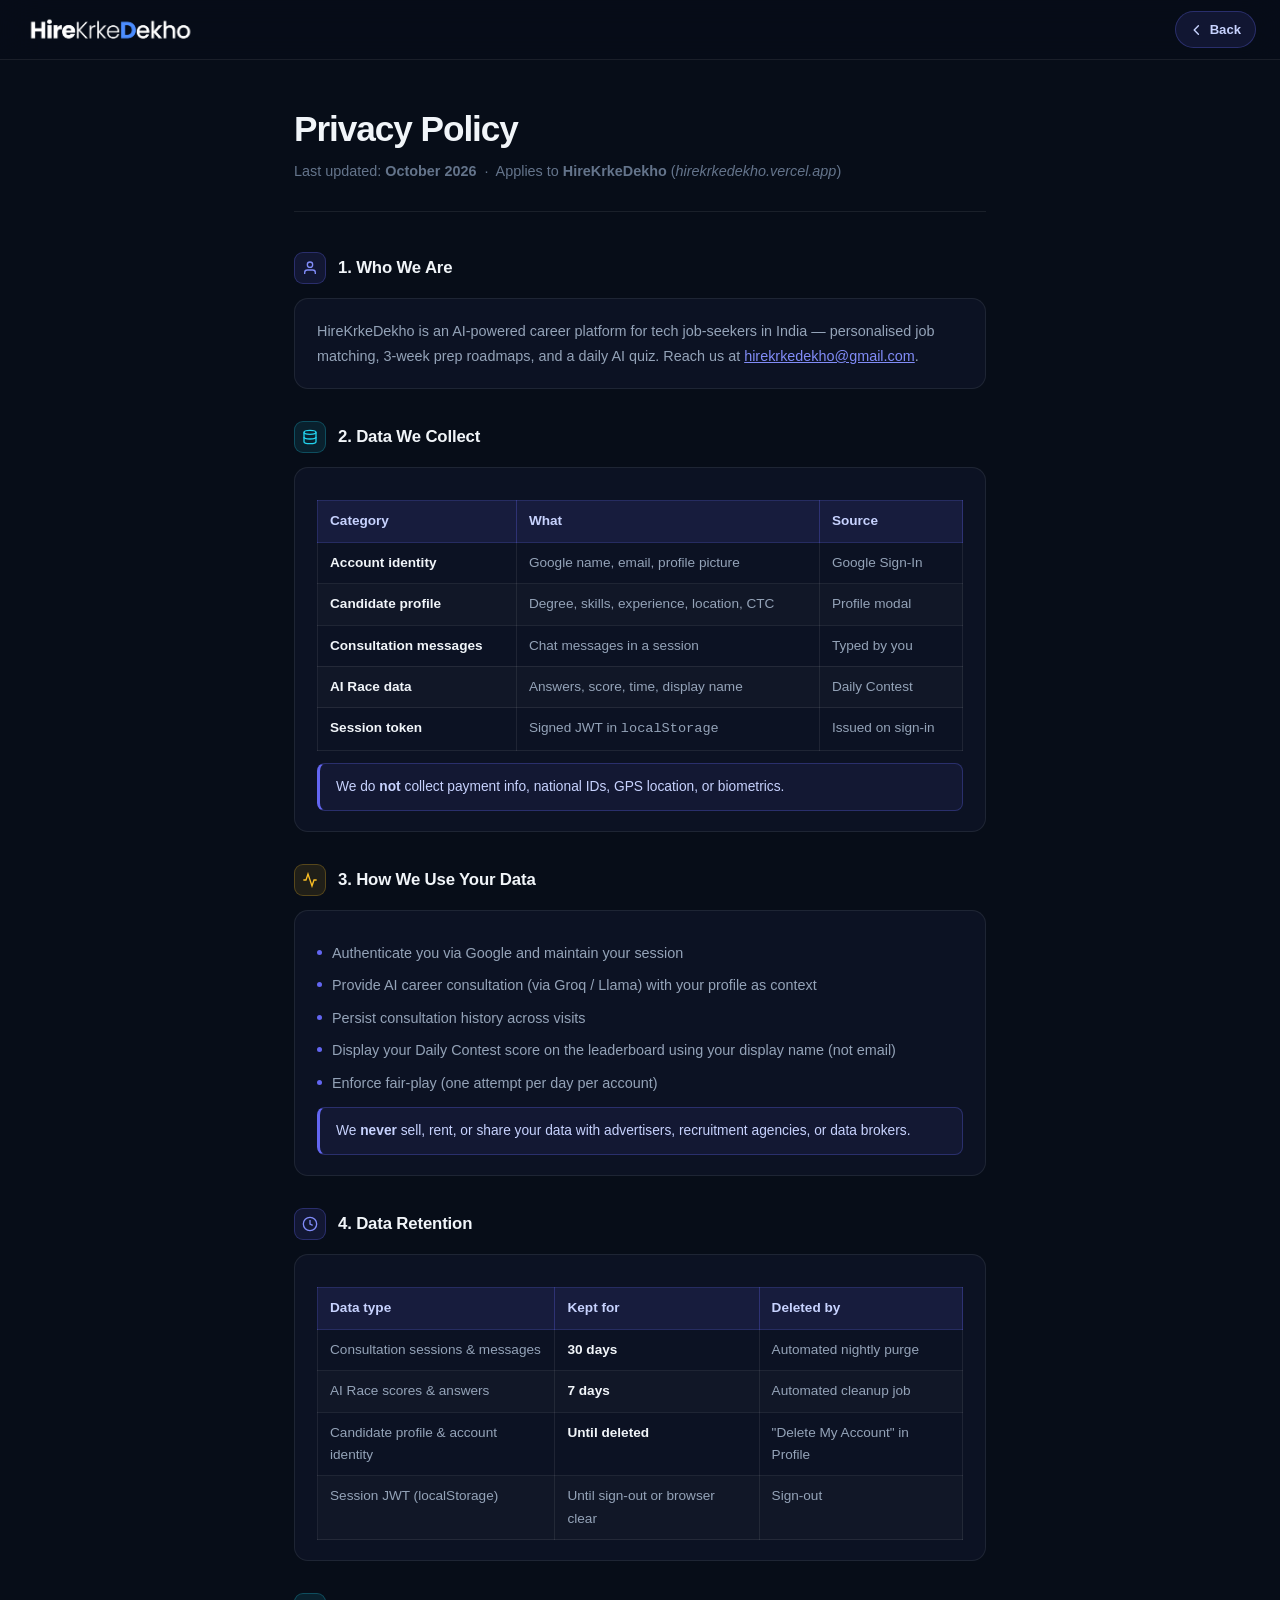
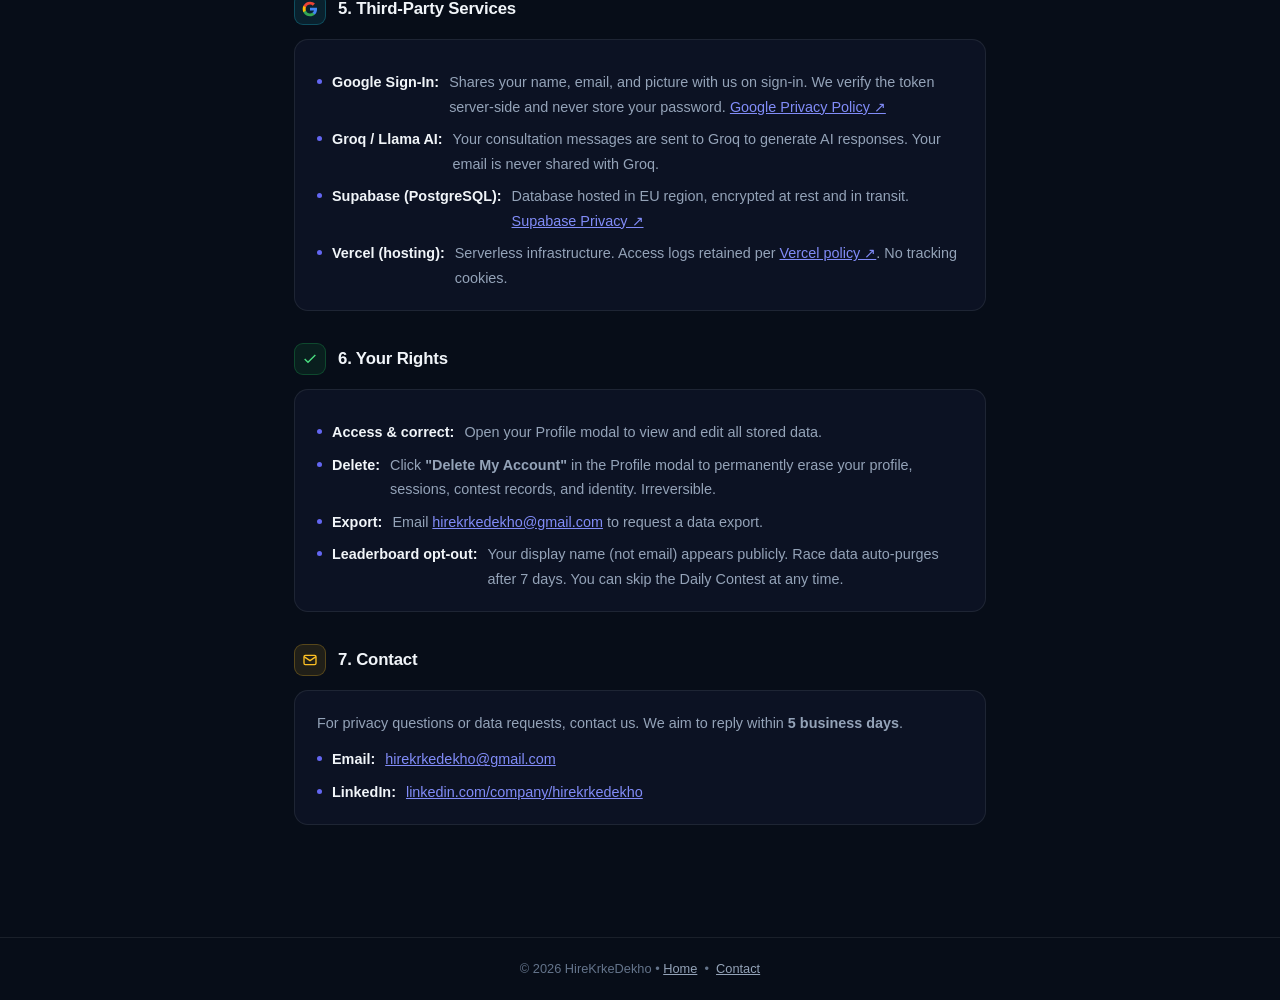
<file: templates/privacy_policy.html>
<!DOCTYPE html>
<html lang="en">
<head>
    <meta charset="UTF-8" />
    <meta name="viewport" content="width=device-width, initial-scale=1.0" />
    <meta name="robots" content="noindex, nofollow" />
    <title>Privacy Policy — HireKrkeDekho</title>
    <link rel="icon" href="/static/hirekrkedekho-logo.png" type="image/png" />
    <style>
        :root {
            --bg: #070d18;
            --surface: rgba(15, 22, 40, 0.85);
            --border: rgba(255, 255, 255, 0.08);
            --border-hi: rgba(99, 102, 241, 0.3);
            --text-primary: #f1f5f9;
            --text-secondary: #94a3b8;
            --text-muted: #64748b;
            --accent: #6366f1;
            --accent-soft: rgba(99, 102, 241, 0.12);
            --cyan: #22d3ee;
            --gold: #fbbf24;
            --radius: 14px;
        }

        *, *::before, *::after { box-sizing: border-box; margin: 0; padding: 0; }

        html {
            background: var(--bg);
            color: var(--text-primary);
            font-family: -apple-system, BlinkMacSystemFont, 'Segoe UI', Roboto, 'Inter', sans-serif;
            line-height: 1.65;
            scroll-behavior: smooth;
            overflow-x: hidden;
        }

        body { min-height: 100dvh; display: flex; flex-direction: column; }

        /* ── Header ── */
        .pp-header {
            background: rgba(7, 13, 24, 0.96);
            backdrop-filter: blur(20px);
            -webkit-backdrop-filter: blur(20px);
            border-bottom: 1px solid var(--border);
            padding: 0 24px;
            height: 60px;
            display: flex;
            align-items: center;
            justify-content: space-between;
            position: sticky;
            top: 0;
            z-index: 50;
        }

        .pp-logo-wrap {
            display: flex; align-items: center; gap: 10px;
            text-decoration: none; color: var(--text-primary);
            font-weight: 700; font-size: 1rem;
        }
        .pp-logo-wrap img { height: 28px; width: auto; }

        .pp-back-btn {
            display: inline-flex; align-items: center; gap: 6px;
            background: var(--accent-soft); border: 1px solid var(--border-hi);
            color: #c7d2fe; padding: 7px 14px; border-radius: 9999px;
            font-size: 0.82rem; font-weight: 600; text-decoration: none;
            transition: background 0.2s ease, border-color 0.2s ease;
        }
        .pp-back-btn:hover { background: rgba(99,102,241,0.22); border-color: var(--accent); }
        .pp-back-btn svg { width: 14px; height: 14px; }

        /* ── Main ── */
        .pp-main {
            flex: 1;
            padding: 48px 24px 80px;
            max-width: 740px;
            margin: 0 auto;
            width: 100%;
        }

        .pp-title {
            font-size: clamp(1.6rem, 4.5vw, 2.2rem);
            font-weight: 800;
            letter-spacing: -0.03em;
            line-height: 1.18;
            color: var(--text-primary);
            margin-bottom: 10px;
        }

        .pp-subtitle {
            font-size: 0.9rem;
            color: var(--text-muted);
            margin-bottom: 40px;
            padding-bottom: 28px;
            border-bottom: 1px solid var(--border);
        }

        /* ── Sections ── */
        .pp-section { margin-bottom: 32px; }

        .pp-section-header {
            display: flex; align-items: center; gap: 12px; margin-bottom: 14px;
        }

        .pp-section-icon {
            width: 32px; height: 32px; border-radius: 9px;
            background: var(--accent-soft); border: 1px solid var(--border-hi);
            display: flex; align-items: center; justify-content: center;
            flex-shrink: 0; color: #818cf8;
        }
        .pp-section-icon svg { width: 16px; height: 16px; }
        .pp-section-icon.cyan { background: rgba(34,211,238,0.1); border-color: rgba(34,211,238,0.25); color: var(--cyan); }
        .pp-section-icon.gold { background: rgba(251,191,36,0.1); border-color: rgba(251,191,36,0.25); color: var(--gold); }
        .pp-section-icon.green { background: rgba(34,197,94,0.1); border-color: rgba(34,197,94,0.25); color: #4ade80; }

        .pp-section h2 {
            font-size: 1.05rem; font-weight: 700;
            color: var(--text-primary); letter-spacing: -0.01em;
        }

        .pp-section p, .pp-section li {
            font-size: 0.9rem; color: var(--text-secondary); line-height: 1.7;
        }

        .pp-section ul {
            list-style: none; display: flex; flex-direction: column; gap: 8px; margin-top: 10px;
        }
        .pp-section ul li {
            display: flex; align-items: flex-start; gap: 10px;
        }
        .pp-section ul li > span { flex: 1; }
        .pp-section ul li::before {
            content: ''; width: 5px; height: 5px; border-radius: 50%;
            background: var(--accent); margin-top: 9px; flex-shrink: 0;
        }

        .pp-card {
            background: rgba(15, 22, 40, 0.7); border: 1px solid var(--border);
            border-radius: var(--radius); padding: 20px 22px;
        }
        .pp-card p + p, .pp-card p + ul, .pp-card ul + p { margin-top: 10px; }

        strong.hi { color: var(--text-primary); font-weight: 600; }

        .pp-table {
            width: 100%; border-collapse: collapse; margin-top: 12px; font-size: 0.85rem;
        }
        .pp-table th {
            background: rgba(99,102,241,0.12); color: #c7d2fe;
            font-weight: 700; padding: 9px 12px; text-align: left;
            border: 1px solid var(--border-hi);
        }
        .pp-table td {
            padding: 9px 12px; border: 1px solid var(--border);
            color: var(--text-secondary); vertical-align: top;
        }
        .pp-table tr:nth-child(even) td { background: rgba(255,255,255,0.02); }

        .pp-highlight {
            background: rgba(99,102,241,0.08); border: 1px solid var(--border-hi);
            border-left: 3px solid var(--accent); border-radius: 8px;
            padding: 12px 16px; margin-top: 12px;
            font-size: 0.86rem; color: #c7d2fe; line-height: 1.6;
        }

        /* ── Footer ── */
        .pp-footer {
            border-top: 1px solid var(--border); padding: 20px 24px;
            text-align: center; font-size: 0.8rem; color: var(--text-muted);
        }
        .pp-footer a { color: var(--text-secondary); text-decoration: underline; }

        /* ── Responsive ── */
        @media (max-width: 640px) {
            .pp-main { padding: 28px 16px 56px; }
            .pp-header { padding: 0 16px; }
            .pp-card { padding: 14px 16px; }
            .pp-title { font-size: 1.5rem; }
            .pp-table { font-size: 0.79rem; }
            .pp-table th, .pp-table td { padding: 7px 9px; }
        }
    </style>
</head>
<body>

    <header class="pp-header">
        <a href="/" class="pp-logo-wrap">
            <img src="/static/hirekrkedekho-logo.png" alt="HireKrkeDekho logo" />
        </a>
        <a href="/" class="pp-back-btn" aria-label="Back to home">
            <svg viewBox="0 0 20 20" fill="none" stroke="currentColor" stroke-width="2" aria-hidden="true">
                <path d="M12 4l-6 6 6 6" stroke-linecap="round" stroke-linejoin="round"/>
            </svg>
            Back
        </a>
    </header>

    <main class="pp-main">

        <h1 class="pp-title">Privacy Policy</h1>

        <p class="pp-subtitle">
            Last updated: <strong>October 2026</strong> &nbsp;·&nbsp;
            Applies to <strong>HireKrkeDekho</strong> (<em>hirekrkedekho.vercel.app</em>)
        </p>

        <!-- 1. Who we are -->
        <section class="pp-section" id="who-we-are">
            <div class="pp-section-header">
                <div class="pp-section-icon">
                    <svg viewBox="0 0 24 24" fill="none" stroke="currentColor" stroke-width="2" aria-hidden="true"><path d="M20 21v-2a4 4 0 0 0-4-4H8a4 4 0 0 0-4 4v2"/><circle cx="12" cy="7" r="4"/></svg>
                </div>
                <h2>1. Who We Are</h2>
            </div>
            <div class="pp-card">
                <p>HireKrkeDekho is an AI-powered career platform for tech job-seekers in India — personalised job matching, 3-week prep roadmaps, and a daily AI quiz. Reach us at <a href="mailto:hirekrkedekho@gmail.com" style="color:#818cf8;">hirekrkedekho@gmail.com</a>.</p>
            </div>
        </section>

        <!-- 2. Data we collect -->
        <section class="pp-section" id="data-collected">
            <div class="pp-section-header">
                <div class="pp-section-icon cyan">
                    <svg viewBox="0 0 24 24" fill="none" stroke="currentColor" stroke-width="2" aria-hidden="true"><ellipse cx="12" cy="5" rx="9" ry="3"/><path d="M21 12c0 1.66-4 3-9 3s-9-1.34-9-3"/><path d="M3 5v14c0 1.66 4 3 9 3s9-1.34 9-3V5"/></svg>
                </div>
                <h2>2. Data We Collect</h2>
            </div>
            <div class="pp-card">
                <table class="pp-table">
                    <thead>
                        <tr><th>Category</th><th>What</th><th>Source</th></tr>
                    </thead>
                    <tbody>
                        <tr><td><strong class="hi">Account identity</strong></td><td>Google name, email, profile picture</td><td>Google Sign-In</td></tr>
                        <tr><td><strong class="hi">Candidate profile</strong></td><td>Degree, skills, experience, location, CTC</td><td>Profile modal</td></tr>
                        <tr><td><strong class="hi">Consultation messages</strong></td><td>Chat messages in a session</td><td>Typed by you</td></tr>
                        <tr><td><strong class="hi">AI Race data</strong></td><td>Answers, score, time, display name</td><td>Daily Contest</td></tr>
                        <tr><td><strong class="hi">Session token</strong></td><td>Signed JWT in <code>localStorage</code></td><td>Issued on sign-in</td></tr>
                    </tbody>
                </table>
                <div class="pp-highlight">We do <strong>not</strong> collect payment info, national IDs, GPS location, or biometrics.</div>
            </div>
        </section>

        <!-- 3. How we use your data -->
        <section class="pp-section" id="how-we-use">
            <div class="pp-section-header">
                <div class="pp-section-icon gold">
                    <svg viewBox="0 0 24 24" fill="none" stroke="currentColor" stroke-width="2" aria-hidden="true"><polyline points="22 12 18 12 15 21 9 3 6 12 2 12"/></svg>
                </div>
                <h2>3. How We Use Your Data</h2>
            </div>
            <div class="pp-card">
                <ul>
                    <li><span>Authenticate you via Google and maintain your session</span></li>
                    <li><span>Provide AI career consultation (via Groq / Llama) with your profile as context</span></li>
                    <li><span>Persist consultation history across visits</span></li>
                    <li><span>Display your Daily Contest score on the leaderboard using your display name (not email)</span></li>
                    <li><span>Enforce fair-play (one attempt per day per account)</span></li>
                </ul>
                <div class="pp-highlight">We <strong>never</strong> sell, rent, or share your data with advertisers, recruitment agencies, or data brokers.</div>
            </div>
        </section>

        <!-- 4. Data retention -->
        <section class="pp-section" id="retention">
            <div class="pp-section-header">
                <div class="pp-section-icon">
                    <svg viewBox="0 0 24 24" fill="none" stroke="currentColor" stroke-width="2" aria-hidden="true"><circle cx="12" cy="12" r="10"/><polyline points="12 6 12 12 16 14"/></svg>
                </div>
                <h2>4. Data Retention</h2>
            </div>
            <div class="pp-card">
                <table class="pp-table">
                    <thead>
                        <tr><th>Data type</th><th>Kept for</th><th>Deleted by</th></tr>
                    </thead>
                    <tbody>
                        <tr><td>Consultation sessions &amp; messages</td><td><strong class="hi">30 days</strong></td><td>Automated nightly purge</td></tr>
                        <tr><td>AI Race scores &amp; answers</td><td><strong class="hi">7 days</strong></td><td>Automated cleanup job</td></tr>
                        <tr><td>Candidate profile &amp; account identity</td><td><strong class="hi">Until deleted</strong></td><td>"Delete My Account" in Profile</td></tr>
                        <tr><td>Session JWT (localStorage)</td><td>Until sign-out or browser clear</td><td>Sign-out</td></tr>
                    </tbody>
                </table>
            </div>
        </section>

        <!-- 5. Google OAuth & third parties -->
        <section class="pp-section" id="google-auth">
            <div class="pp-section-header">
                <div class="pp-section-icon cyan">
                    <svg viewBox="0 0 24 24" fill="none" aria-hidden="true">
                        <path d="M22.56 12.25c0-.78-.07-1.53-.2-2.25H12v4.26h5.92c-.26 1.37-1.04 2.53-2.21 3.31v2.77h3.57c2.08-1.92 3.28-4.74 3.28-8.09z" fill="#4285F4"/>
                        <path d="M12 23c2.97 0 5.46-.98 7.28-2.66l-3.57-2.77c-.98.66-2.23 1.06-3.71 1.06-2.86 0-5.29-1.93-6.16-4.53H2.18v2.84C3.99 20.53 7.7 23 12 23z" fill="#34A853"/>
                        <path d="M5.84 14.09c-.22-.66-.35-1.36-.35-2.09s.13-1.43.35-2.09V7.07H2.18C1.43 8.55 1 10.22 1 12s.43 3.45 1.18 4.93l3.66-2.84z" fill="#FBBC05"/>
                        <path d="M12 5.38c1.62 0 3.06.56 4.21 1.64l3.15-3.15C17.45 2.09 14.97 1 12 1 7.7 1 3.99 3.47 2.18 7.07l3.66 2.84c.87-2.6 3.3-4.53 6.16-4.53z" fill="#EA4335"/>
                    </svg>
                </div>
                <h2>5. Third-Party Services</h2>
            </div>
            <div class="pp-card">
                <ul>
                    <li>
                        <strong class="hi">Google Sign-In:</strong>
                        <span>Shares your name, email, and picture with us on sign-in. We verify the token server-side and never store your password. <a href="https://policies.google.com/privacy" target="_blank" rel="noopener noreferrer" style="color:#818cf8;">Google Privacy Policy ↗</a></span>
                    </li>
                    <li>
                        <strong class="hi">Groq / Llama AI:</strong>
                        <span>Your consultation messages are sent to Groq to generate AI responses. Your email is never shared with Groq.</span>
                    </li>
                    <li>
                        <strong class="hi">Supabase (PostgreSQL):</strong>
                        <span>Database hosted in EU region, encrypted at rest and in transit. <a href="https://supabase.com/privacy" target="_blank" rel="noopener noreferrer" style="color:#818cf8;">Supabase Privacy ↗</a></span>
                    </li>
                    <li>
                        <strong class="hi">Vercel (hosting):</strong>
                        <span>Serverless infrastructure. Access logs retained per <a href="https://vercel.com/legal/privacy-policy" target="_blank" rel="noopener noreferrer" style="color:#818cf8;">Vercel policy ↗</a>. No tracking cookies.</span>
                    </li>
                </ul>
            </div>
        </section>

        <!-- 6. Your rights -->
        <section class="pp-section" id="your-rights">
            <div class="pp-section-header">
                <div class="pp-section-icon green">
                    <svg viewBox="0 0 24 24" fill="none" stroke="currentColor" stroke-width="2" aria-hidden="true"><polyline points="20 6 9 17 4 12"/></svg>
                </div>
                <h2>6. Your Rights</h2>
            </div>
            <div class="pp-card">
                <ul>
                    <li><strong class="hi">Access &amp; correct:</strong> <span>Open your Profile modal to view and edit all stored data.</span></li>
                    <li><strong class="hi">Delete:</strong> <span>Click <strong>"Delete My Account"</strong> in the Profile modal to permanently erase your profile, sessions, contest records, and identity. Irreversible.</span></li>
                    <li><strong class="hi">Export:</strong> <span>Email <a href="mailto:hirekrkedekho@gmail.com" style="color:#818cf8;">hirekrkedekho@gmail.com</a> to request a data export.</span></li>
                    <li><strong class="hi">Leaderboard opt-out:</strong> <span>Your display name (not email) appears publicly. Race data auto-purges after 7 days. You can skip the Daily Contest at any time.</span></li>
                </ul>
            </div>
        </section>

        <!-- 7. Contact -->
        <section class="pp-section" id="contact">
            <div class="pp-section-header">
                <div class="pp-section-icon gold">
                    <svg viewBox="0 0 24 24" fill="none" stroke="currentColor" stroke-width="2" aria-hidden="true"><rect x="3" y="5" width="18" height="14" rx="2"/><path d="m3 7 9 6 9-6"/></svg>
                </div>
                <h2>7. Contact</h2>
            </div>
            <div class="pp-card">
                <p>For privacy questions or data requests, contact us. We aim to reply within <strong>5 business days</strong>.</p>
                <ul style="margin-top:12px;">
                    <li><strong class="hi">Email:</strong> <a href="mailto:hirekrkedekho@gmail.com" style="color:#818cf8;">hirekrkedekho@gmail.com</a></li>
                    <li><strong class="hi">LinkedIn:</strong> <a href="https://www.linkedin.com/company/hirekrkedekho" target="_blank" rel="noopener noreferrer" style="color:#818cf8;">linkedin.com/company/hirekrkedekho</a></li>
                </ul>
            </div>
        </section>

    </main>

    <footer class="pp-footer">
        &copy; 2026 HireKrkeDekho &bull;
        <a href="/">Home</a> &nbsp;&bull;&nbsp;
        <a href="mailto:hirekrkedekho@gmail.com">Contact</a>
    </footer>

</body>
</html>
</file>
